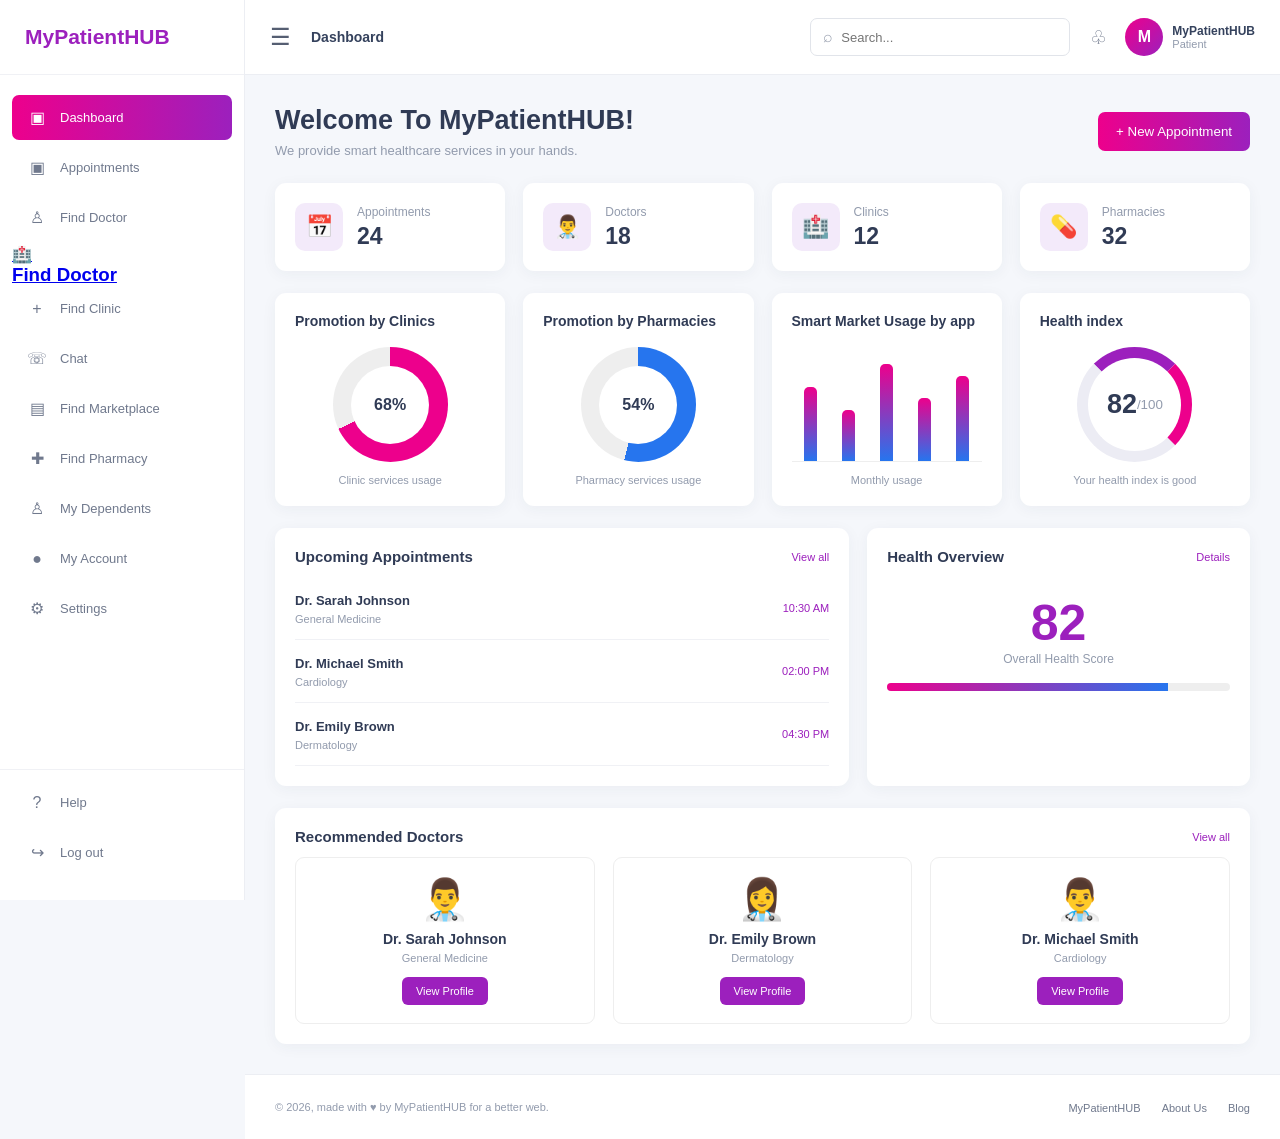
<file: dashboard.html>
<!DOCTYPE html>
<html lang="en">

<head>

    <meta charset="UTF-8">

    <meta
        name="viewport"
        content="width=device-width, initial-scale=1.0"
    >

    <title>MyPatientHUB - Dashboard</title>

    <link rel="stylesheet" href="style.css">

</head>


<body class="dashboard-body">


    <!-- SIDEBAR -->

    <aside class="sidebar" id="sidebar">

        <div class="sidebar-logo">
            <h2>MyPatientHUB</h2>
        </div>


        <nav class="sidebar-nav">

            <a href="#" class="nav-link active">
                <span>▣</span>
                Dashboard
            </a>

            <a href="#" class="nav-link">
                <span>▣</span>
                Appointments
            </a>

            <a href="find-doctor.html" class="nav-link">
    <span>♙</span>
    Find Doctor
</a>
            <a href="find-doctor.html" class="service-card">
    <div class="service-icon">🏥</div>
    <h3>Find Doctor</h3>
</a>

            

            <a href="find-doctor.html" class="nav-link">
                <span>+</span>
                Find Clinic
            </a>

            <a href="#" class="nav-link">
                <span>☏</span>
                Chat
            </a>

            <a href="marketplace.html" class="nav-link">
                <span>▤</span>
                Find Marketplace
            </a>

            <a href="#" class="nav-link">
                <span>✚</span>
                Find Pharmacy
            </a>

            <a href="#" class="nav-link">
                <span>♙</span>
                My Dependents
            </a>

            <a href="#" class="nav-link">
                <span>●</span>
                My Account
            </a>

            <a href="#" class="nav-link">
                <span>⚙</span>
                Settings
            </a>

        </nav>


        <div class="sidebar-bottom">

            <a href="#" class="nav-link">
                <span>?</span>
                Help
            </a>

            <a href="index.html" class="nav-link">
                <span>↪</span>
                Log out
            </a>

        </div>

    </aside>



    <!-- MAIN -->

    <div class="dashboard-main">


        <!-- HEADER -->

        <header class="dashboard-header">

            <button
                id="menuButton"
                class="menu-button"
            >
                ☰
            </button>


            <div class="breadcrumb">
                Dashboard
            </div>


            <div class="dashboard-search-box">

                <span>⌕</span>

                <input
                    type="text"
                    id="dashboardSearch"
                    placeholder="Search..."
                >

            </div>


            <div class="header-actions">

                <button class="header-icon">
                    ♧
                </button>

                <div class="header-profile">

                    <div class="profile-avatar">
                        M
                    </div>

                    <div class="profile-info"> 

                        <strong>MyPatientHUB</strong>

                        <span>Patient</span>

                    </div>

                </div>

            </div>

        </header>



        <!-- CONTENT -->

        <main class="dashboard-content">


            <div class="page-header">

                <div>

                    <h1>
                        Welcome To MyPatientHUB!
                    </h1>

                    <p>
                        We provide smart healthcare services in your hands.
                    </p>

                </div>


                <button class="new-appointment-btn">
                    + New Appointment
                </button>

            </div>



            <!-- STATISTICS -->

            <section class="stats-grid">


                <div class="stat-card">

                    <div class="stat-icon">
                        📅
                    </div>

                    <div>

                        <p>Appointments</p>

                        <h2>24</h2>

                    </div>

                </div>



                <div class="stat-card">

                    <div class="stat-icon">
                        👨‍⚕️
                    </div>

                    <div>

                        <p>Doctors</p>

                        <h2>18</h2>

                    </div>

                </div>



                <div class="stat-card">

                    <div class="stat-icon">
                        🏥
                    </div>

                    <div>

                        <p>Clinics</p>

                        <h2>12</h2>

                    </div>

                </div>



                <div class="stat-card">

                    <div class="stat-icon">
                        💊
                    </div>

                    <div>

                        <p>Pharmacies</p>

                        <h2>32</h2>

                    </div>

                </div>

            </section>



            <!-- PROMOTION -->

            <section class="promotion-grid">


                <div class="promotion-card">

                    <h3>
                        Promotion by Clinics
                    </h3>

                    <div class="donut-chart clinic-chart">
                        <span>68%</span>
                    </div>

                    <p>
                        Clinic services usage
                    </p>

                </div>



                <div class="promotion-card">

                    <h3>
                        Promotion by Pharmacies
                    </h3>

                    <div class="donut-chart pharmacy-chart">
                        <span>54%</span>
                    </div>

                    <p>
                        Pharmacy services usage
                    </p>

                </div>



                <div class="promotion-card">

                    <h3>
                        Smart Market Usage by app
                    </h3>


                    <div class="market-bars">

                        <div>
                            <span style="height:65%"></span>
                        </div>

                        <div>
                            <span style="height:45%"></span>
                        </div>

                        <div>
                            <span style="height:85%"></span>
                        </div>

                        <div>
                            <span style="height:55%"></span>
                        </div>

                        <div>
                            <span style="height:75%"></span>
                        </div>

                    </div>


                    <p>
                        Monthly usage
                    </p>

                </div>



                <div class="promotion-card">

                    <h3>
                        Health index
                    </h3>


                    <div class="health-circle">

                        <span>82</span>

                        <small>/100</small>

                    </div>


                    <p>
                        Your health index is good
                    </p>

                </div>

            </section>



            <!-- APPOINTMENTS -->

            <section class="dashboard-grid">


                <div class="dashboard-card">

                    <div class="card-heading">

                        <h3>
                            Upcoming Appointments
                        </h3>

                        <a href="#">
                            View all
                        </a>

                    </div>


                    <div class="appointment-item">

                        <div>

                            <strong>
                                Dr. Sarah Johnson
                            </strong>

                            <p>
                                General Medicine
                            </p>

                        </div>

                        <span>
                            10:30 AM
                        </span>

                    </div>


                    <div class="appointment-item">

                        <div>

                            <strong>
                                Dr. Michael Smith
                            </strong>

                            <p>
                                Cardiology
                            </p>

                        </div>

                        <span>
                            02:00 PM
                        </span>

                    </div>


                    <div class="appointment-item">

                        <div>

                            <strong>
                                Dr. Emily Brown
                            </strong>

                            <p>
                                Dermatology
                            </p>

                        </div>

                        <span>
                            04:30 PM
                        </span>

                    </div>

                </div>



                <div class="dashboard-card">

                    <div class="card-heading">

                        <h3>
                            Health Overview
                        </h3>

                        <a href="#">
                            Details
                        </a>

                    </div>


                    <div class="health-overview">

                        <div class="health-number">
                            82
                        </div>

                        <p>
                            Overall Health Score
                        </p>

                    </div>


                    <div class="health-progress">

                        <span></span>

                    </div>

                </div>

            </section>



            <!-- DOCTORS -->

            <section class="recommended-section">

                <div class="card-heading">

                    <h3>
                        Recommended Doctors
                    </h3>

                    <a href="#">
                        View all
                    </a>

                </div>


                <div class="doctors-grid">


                    <div class="doctor-card">

                        <div class="doctor-avatar">
                            👨‍⚕️
                        </div>

                        <h4>
                            Dr. Sarah Johnson
                        </h4>

                        <p>
                            General Medicine
                        </p>

                        <button>
                            View Profile
                        </button>

                    </div>



                    <div class="doctor-card">

                        <div class="doctor-avatar">
                            👩‍⚕️
                        </div>

                        <h4>
                            Dr. Emily Brown
                        </h4>

                        <p>
                            Dermatology
                        </p>

                        <button>
                            View Profile
                        </button>

                    </div>



                    <div class="doctor-card">

                        <div class="doctor-avatar">
                            👨‍⚕️
                        </div>

                        <h4>
                            Dr. Michael Smith
                        </h4>

                        <p>
                            Cardiology
                        </p>

                        <button>
                            View Profile
                        </button>

                    </div>

                </div>

            </section>

        </main>



        <!-- FOOTER -->

        <footer class="dashboard-footer">

            <p>
                © 2026, made with ♥ by MyPatientHUB for a better web.
            </p>


            <div>

                <a href="#">
                    MyPatientHUB
                </a>

                <a href="#">
                    About Us
                </a>

                <a href="#">
                    Blog
                </a>

            </div>

        </footer>

    </div>



    <script src="script.js"></script>

</body>

</html>
</file>
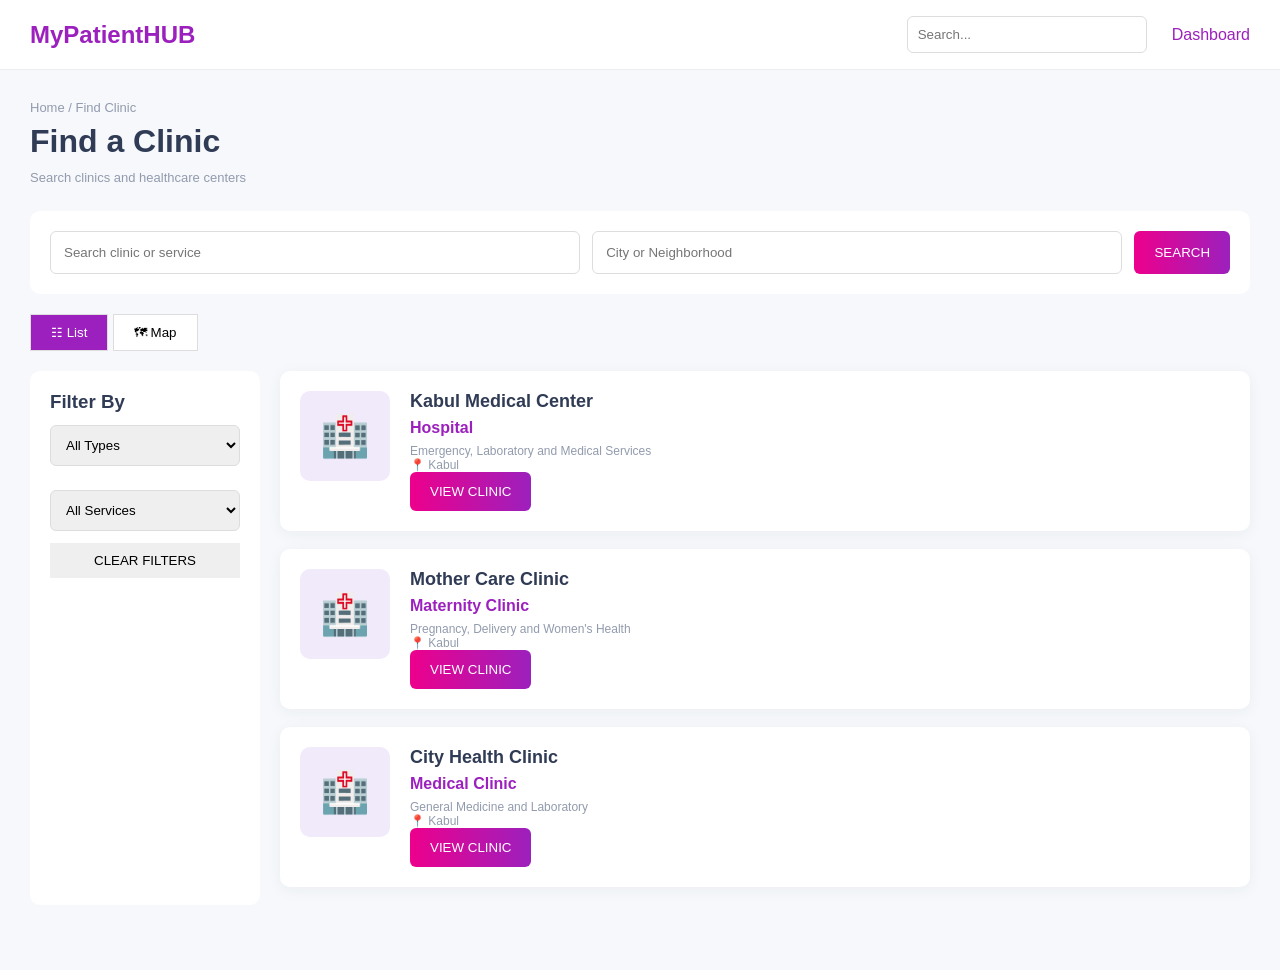
<file: find-clinic.html>
<!DOCTYPE html>
<html lang="en">
<head>
    <meta charset="UTF-8">
    <meta name="viewport" content="width=device-width, initial-scale=1.0">
    <title>Find Clinic - MyPatientHUB</title>
    <link rel="stylesheet" href="style.css">
</head>

<body class="clinic-body">

<header class="clinic-header">
    <h2>MyPatientHUB</h2>
    <input type="text" id="clinicTopSearch" placeholder="Search...">
    <a href="dashboard.html">Dashboard</a>
</header>

<main class="clinic-page">

    <div class="clinic-title">
        <p>Home / Find Clinic</p>
        <h1>Find a Clinic</h1>
        <span>Search clinics and healthcare centers</span>
    </div>

    <section class="clinic-search">

        <input type="text" id="clinicSearch"
               placeholder="Search clinic or service">

        <input type="text" id="clinicLocation"
               placeholder="City or Neighborhood">

        <button id="searchClinicBtn">SEARCH</button>

    </section>

    <div class="clinic-view">
        <button id="clinicListBtn" class="active-clinic">☷ List</button>
        <button id="clinicMapBtn">🗺 Map</button>
    </div>

    <section class="clinic-content">

        <aside class="clinic-filter">

            <h3>Filter By</h3>

            <select id="clinicType">
                <option value="">All Types</option>
                <option value="hospital">Hospital</option>
                <option value="clinic">Clinic</option>
                <option value="maternity">Maternity</option>
            </select>

            <select id="clinicService">
                <option value="">All Services</option>
                <option value="emergency">Emergency</option>
                <option value="maternity">Maternity</option>
                <option value="laboratory">Laboratory</option>
            </select>

            <button id="clearClinic">CLEAR FILTERS</button>

        </aside>

        <section class="clinic-list" id="clinicList">

            <div class="clinic-item"
                 data-type="hospital"
                 data-service="emergency"
                 data-location="kabul">

                <div class="clinic-icon">🏥</div>

                <div>
                    <h2>Kabul Medical Center</h2>
                    <h4>Hospital</h4>
                    <p>Emergency, Laboratory and Medical Services</p>
                    <p>📍 Kabul</p>
                    <button class="clinic-btn">VIEW CLINIC</button>
                </div>

            </div>

            <div class="clinic-item"
                 data-type="maternity"
                 data-service="maternity"
                 data-location="kabul">

                <div class="clinic-icon">🏥</div>

                <div>
                    <h2>Mother Care Clinic</h2>
                    <h4>Maternity Clinic</h4>
                    <p>Pregnancy, Delivery and Women's Health</p>
                    <p>📍 Kabul</p>
                    <button class="clinic-btn">VIEW CLINIC</button>
                </div>

            </div>

            <div class="clinic-item"
                 data-type="clinic"
                 data-service="laboratory"
                 data-location="kabul">

                <div class="clinic-icon">🏥</div>

                <div>
                    <h2>City Health Clinic</h2>
                    <h4>Medical Clinic</h4>
                    <p>General Medicine and Laboratory</p>
                    <p>📍 Kabul</p>
                    <button class="clinic-btn">VIEW CLINIC</button>
                </div>

            </div>

            <div id="noClinic" class="no-clinic">
                No clinics found.
            </div>

        </section>

        <section id="clinicMap" class="clinic-map">
            <div>
                <div class="map-icon">📍</div>
                <h2>Clinic Locations</h2>
                <p>Clinic locations will appear here.</p>
                <p>📍 Kabul</p>
            </div>
        </section>

    </section>

</main>

<script src="script.js"></script>
</body>
</html>
</file>
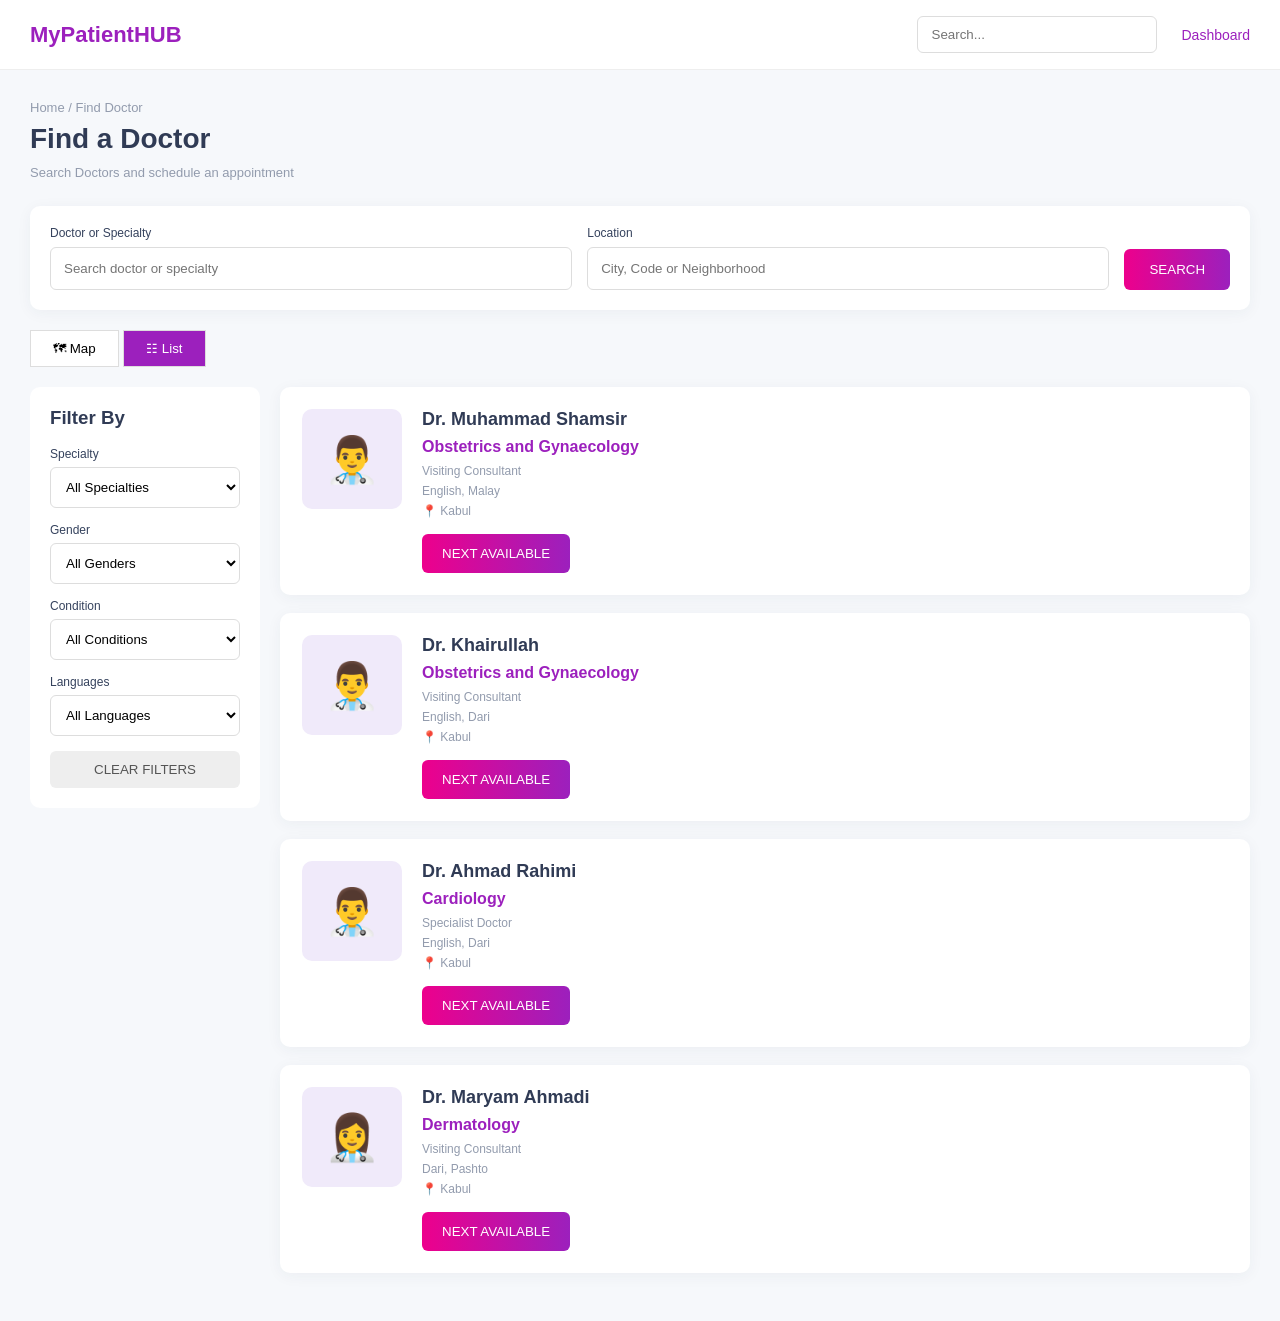
<file: find-doctor.html>
<!DOCTYPE html>
<html lang="en">

<head>
    <meta charset="UTF-8">
    <meta name="viewport" content="width=device-width, initial-scale=1.0">
    <title>Find Doctor - MyPatientHUB</title>
    <link rel="stylesheet" href="style.css">
</head>

<body class="doctor-body">

    <!-- HEADER -->
    <header class="doctor-header">

        <div class="doctor-logo">
            MyPatientHUB
        </div>

        <div class="doctor-top-search">
            <input type="text" placeholder="Search...">
        </div>

        <a href="dashboard.html" class="back-dashboard">
            Dashboard
        </a>

    </header>


    <!-- MAIN -->
    <main class="doctor-page">

        <!-- TITLE -->
        <section class="doctor-title">

            <p>Home / Find Doctor</p>

            <h1>Find a Doctor</h1>

            <span>
                Search Doctors and schedule an appointment
            </span>

        </section>


        <!-- SEARCH BOX -->
        <section class="doctor-search">

            <div class="search-field">
                <label>Doctor or Specialty</label>

                <input
                    type="text"
                    id="doctorSearch"
                    placeholder="Search doctor or specialty"
                >
            </div>


            <div class="search-field">
                <label>Location</label>

                <input
                    type="text"
                    id="locationSearch"
                    placeholder="City, Code or Neighborhood"
                >
            </div>


            <button id="searchDoctorBtn">
                SEARCH
            </button>

        </section>


        <!-- VIEW BUTTONS -->
        <div class="doctor-view">

            <button id="mapBtn">
                🗺 Map
            </button>

            <button id="listBtn" class="active-view">
                ☷ List
            </button>

        </div>


        <!-- CONTENT -->
        <section class="doctor-content">


            <!-- FILTER -->
            <aside class="doctor-filter">

                <h3>Filter By</h3>


                <label>Specialty</label>

                <select id="specialtyFilter">

                    <option value="">All Specialties</option>

                    <option value="obstetrics">
                        Obstetrics and Gynaecology
                    </option>

                    <option value="cardiology">
                        Cardiology
                    </option>

                    <option value="dermatology">
                        Dermatology
                    </option>

                    <option value="neurology">
                        Neurology
                    </option>

                </select>


                <label>Gender</label>

                <select id="genderFilter">

                    <option value="">All Genders</option>

                    <option value="male">
                        Male
                    </option>

                    <option value="female">
                        Female
                    </option>

                </select>


                <label>Condition</label>

                <select id="conditionFilter">

                    <option value="">All Conditions</option>

                    <option value="heart">
                        Heart Disease
                    </option>

                    <option value="diabetes">
                        Diabetes
                    </option>

                    <option value="pregnancy">
                        Pregnancy
                    </option>

                </select>


                <label>Languages</label>

                <select id="languageFilter">

                    <option value="">All Languages</option>

                    <option value="english">
                        English
                    </option>

                    <option value="dari">
                        Dari
                    </option>

                    <option value="pashto">
                        Pashto
                    </option>

                    <option value="malay">
                        Malay
                    </option>

                </select>


                <button id="clearFilters">
                    CLEAR FILTERS
                </button>

            </aside>


            <!-- DOCTOR LIST -->
            <section class="doctor-list" id="doctorList">


                <!-- DOCTOR 1 -->
                <div
                    class="doctor-item"
                    data-specialty="obstetrics"
                    data-gender="male"
                    data-condition="pregnancy"
                    data-language="english malay"
                    data-location="kabul"
                >

                    <div class="doctor-image">
                        👨‍⚕️
                    </div>


                    <div class="doctor-info">

                        <h2>
                            Dr. Muhammad Shamsir
                        </h2>

                        <h4>
                            Obstetrics and Gynaecology
                        </h4>

                        <p>
                            Visiting Consultant
                        </p>

                        <p>
                            English, Malay
                        </p>

                        <p>
                            📍 Kabul
                        </p>

                        <button class="available-btn">
                            NEXT AVAILABLE
                        </button>

                    </div>

                </div>


                <!-- DOCTOR 2 -->
                <div
                    class="doctor-item"
                    data-specialty="obstetrics"
                    data-gender="male"
                    data-condition="pregnancy"
                    data-language="english dari"
                    data-location="kabul"
                >

                    <div class="doctor-image">
                        👨‍⚕️
                    </div>


                    <div class="doctor-info">

                        <h2>
                            Dr. Khairullah
                        </h2>

                        <h4>
                            Obstetrics and Gynaecology
                        </h4>

                        <p>
                            Visiting Consultant
                        </p>

                        <p>
                            English, Dari
                        </p>

                        <p>
                            📍 Kabul
                        </p>

                        <button class="available-btn">
                            NEXT AVAILABLE
                        </button>

                    </div>

                </div>


                <!-- DOCTOR 3 -->
                <div
                    class="doctor-item"
                    data-specialty="cardiology"
                    data-gender="male"
                    data-condition="heart"
                    data-language="english dari"
                    data-location="kabul"
                >

                    <div class="doctor-image">
                        👨‍⚕️
                    </div>


                    <div class="doctor-info">

                        <h2>
                            Dr. Ahmad Rahimi
                        </h2>

                        <h4>
                            Cardiology
                        </h4>

                        <p>
                            Specialist Doctor
                        </p>

                        <p>
                            English, Dari
                        </p>

                        <p>
                            📍 Kabul
                        </p>

                        <button class="available-btn">
                            NEXT AVAILABLE
                        </button>

                    </div>

                </div>


                <!-- DOCTOR 4 -->
                <div
                    class="doctor-item"
                    data-specialty="dermatology"
                    data-gender="female"
                    data-condition="diabetes"
                    data-language="dari pashto"
                    data-location="kabul"
                >

                    <div class="doctor-image">
                        👩‍⚕️
                    </div>


                    <div class="doctor-info">

                        <h2>
                            Dr. Maryam Ahmadi
                        </h2>

                        <h4>
                            Dermatology
                        </h4>

                        <p>
                            Visiting Consultant
                        </p>

                        <p>
                            Dari, Pashto
                        </p>

                        <p>
                            📍 Kabul
                        </p>

                        <button class="available-btn">
                            NEXT AVAILABLE
                        </button>

                    </div>

                </div>


                <!-- NO RESULT -->
                <div id="noDoctorResult" class="no-doctor">
                    No doctors found.
                </div>

            </section>


            <!-- MAP -->
            <section id="doctorMap" class="doctor-map">

                <div class="map-box">

                    <div class="map-icon">
                        📍
                    </div>

                    <h2>
                        Doctor Locations
                    </h2>

                    <p>
                        Doctor locations will appear here.
                    </p>

                    <div class="map-location">
                        📍 Kabul
                    </div>

                    <div class="map-location">
                        📍 Kabul City
                    </div>

                </div>

            </section>

        </section>

    </main>


    <!-- JAVASCRIPT -->
    <script src="script.js"></script>

</body>

</html>
</file>
<file: style.css>
* {
    margin: 0;
    padding: 0;
    box-sizing: border-box;
}


body {
    font-family: Arial, Helvetica, sans-serif;
    background: #f6f8fa;
    color: #35425d;
}


button,
input {
    font-family: inherit;
}



   LOGIN PAGE


.login-page {
    min-height: 100vh;
    padding: 8px 12px 25px;
}


.welcome-section {
    height: 377px;

    border-radius: 8px;

    background-image:
        linear-gradient(
            rgba(35, 20, 80, 0.10),
            rgba(35, 20, 80, 0.10)
        ),
        url("login-background.jpg");

    background-size: cover;
    background-position: center;

    overflow: hidden;
}


.welcome-content {
    text-align: center;
    padding-top: 85px;
    color: white;
}


.welcome-content h1 {
    font-size: 42px;
    font-weight: 700;
    margin-bottom: 14px;
}


.welcome-content p {
    font-size: 15px;
}



.login-card {
    width: 390px;
    min-height: 430px;

    background: white;

    margin: -190px auto 0;

    padding: 25px 22px;

    border-radius: 15px;

    box-shadow:
        0 10px 35px rgba(0, 0, 0, 0.15);

    position: relative;
    z-index: 5;
}


.login-card h2 {
    text-align: center;

    color: #303b55;

    font-size: 25px;

    margin-bottom: 25px;
}


/* SOCIAL */

.social-login {
    display: flex;
    justify-content: center;
    gap: 12px;

    margin-bottom: 18px;
}


.social-btn {
    width: 62px;
    height: 45px;

    background: white;

    border: 1px solid #d7dce5;

    border-radius: 5px;

    font-size: 22px;
    font-weight: bold;

    cursor: pointer;
}


.facebook-btn {
    color: #1877f2;
}


.google-btn {
    color: #4285f4;
}


/* FORM */

.login-form {
    width: 100%;
}


.login-form input[type="text"],
.login-form input[type="password"] {
    width: 100%;
    height: 40px;

    border: 1px solid #d9dce4;

    border-radius: 4px;

    padding: 0 12px;

    margin-bottom: 10px;

    outline: none;

    color: #35425d;
}


.login-form input:focus {
    border-color: #9c20bd;
}


/* BUTTONS */

.sign-in-btn,
.sign-up-btn {
    width: 100%;
    height: 42px;

    border: none;

    border-radius: 5px;

    color: white;

    font-weight: bold;

    cursor: pointer;
}


.sign-in-btn {
    background: linear-gradient(
        90deg,
        #ed008c,
        #9c20bd
    );
}


.sign-up-btn {
    background: linear-gradient(
        90deg,
        #22b9e8,
        #2675ee
    );
}


/* OPTIONS */

.login-options {
    display: flex;

    justify-content: space-between;

    align-items: center;

    margin-top: 13px;

    font-size: 12px;
}


.login-options a {
    color: #2878d8;
}


.remember-me {
    display: flex;
    gap: 5px;

    align-items: center;
}


.or-divider {
    display: flex;

    align-items: center;

    gap: 10px;

    margin: 18px 0;
}


.or-divider::before,
.or-divider::after {
    content: "";

    height: 1px;

    background: #ddd;

    flex: 1;
}


.or-divider span {
    color: #888;
    font-size: 12px;
}


/* SIGN UP PAGE */

.signup-card {
    min-height: 490px;
}


.signup-card h2 {
    font-size: 22px;
}


/* LOGIN FOOTER */

.login-footer {
    display: flex;

    justify-content: center;

    flex-wrap: wrap;

    gap: 22px;

    margin-top: 20px;
}


.login-footer a {
    color: #3478c9;

    font-size: 12px;

    text-decoration: none;
}


 


.dashboard-body {
    background: #f5f7fb;
}


/* SIDEBAR */

.sidebar {
    position: fixed;

    left: 0;
    top: 0;
    bottom: 0;

    width: 245px;

    background: white;

    border-right: 1px solid #eceef3;

    z-index: 1000;

    display: flex;

    flex-direction: column;
}


.sidebar-logo {
    height: 75px;

    display: flex;

    align-items: center;

    padding-left: 25px;

    border-bottom: 1px solid #f0f1f5;
}


.sidebar-logo h2 {
    color: #9c20bd;

    font-size: 21px;
}


.sidebar-nav {
    padding: 20px 12px;

    flex: 1;
}


.nav-link {
    display: flex;

    align-items: center;

    gap: 13px;

    height: 45px;

    padding: 0 15px;

    margin-bottom: 5px;

    border-radius: 7px;

    color: #70798d;

    text-decoration: none;

    font-size: 13px;
}


.nav-link span {
    width: 20px;

    text-align: center;

    font-size: 16px;
}


.nav-link:hover {
    background: #f8edf9;

    color: #9c20bd;
}


.nav-link.active {
    color: white;

    background: linear-gradient(
        90deg,
        #ed008c,
        #9c20bd
    );
}


.sidebar-bottom {
    padding: 10px 12px 20px;

    border-top: 1px solid #f0f1f5;
}


/* MAIN */

.dashboard-main {
    margin-left: 245px;

    min-height: 100vh;

    display: flex;

    flex-direction: column;
}


/* HEADER */

.dashboard-header {
    height: 75px;

    background: white;

    border-bottom: 1px solid #eceef3;

    display: flex;

    align-items: center;

    padding: 0 25px;

    gap: 20px;
}


.menu-button {
    border: none;

    background: transparent;

    font-size: 23px;

    color: #555e72;

    cursor: pointer;
}


.breadcrumb {
    font-size: 14px;

    font-weight: 600;

    color: #35425d;
}


.dashboard-search-box {
    margin-left: auto;

    width: 260px;

    height: 38px;

    border: 1px solid #e1e4ea;

    border-radius: 7px;

    display: flex;

    align-items: center;

    gap: 8px;

    padding: 0 12px;

    color: #9aa1b0;
}


.dashboard-search-box input {
    border: none;

    outline: none;

    width: 100%;

    font-size: 13px;
}


.header-actions {
    display: flex;

    align-items: center;

    gap: 18px;
}


.header-icon {
    border: none;

    background: transparent;

    font-size: 19px;

    color: #70798d;

    cursor: pointer;
}


.header-profile {
    display: flex;

    align-items: center;

    gap: 9px;
}


.profile-avatar {
    width: 38px;
    height: 38px;

    border-radius: 50%;

    background: linear-gradient(
        135deg,
        #ed008c,
        #9c20bd
    );

    color: white;

    display: flex;

    align-items: center;

    justify-content: center;

    font-weight: bold;
}


.profile-info {
    display: flex;

    flex-direction: column;
}


.profile-info strong {
    font-size: 12px;

    color: #35425d;
}


.profile-info span {
    font-size: 11px;

    color: #929bad;
}


/* CONTENT */

.dashboard-content {
    padding: 30px;

    flex: 1;
}


.page-header {
    display: flex;

    justify-content: space-between;

    align-items: center;
}


.page-header h1 {
    font-size: 27px;

    color: #303b55;

    margin-bottom: 7px;
}


.page-header p {
    color: #929bad;

    font-size: 13px;
}


.new-appointment-btn {
    border: none;

    color: white;

    background: linear-gradient(
        90deg,
        #ed008c,
        #9c20bd
    );

    padding: 12px 18px;

    border-radius: 7px;

    cursor: pointer;
}


/* STATS */

.stats-grid {
    display: grid;

    grid-template-columns: repeat(4, 1fr);

    gap: 18px;

    margin-top: 25px;
}


.stat-card {
    background: white;

    border-radius: 11px;

    padding: 20px;

    display: flex;

    align-items: center;

    gap: 14px;

    box-shadow:
        0 3px 15px rgba(40, 50, 80, 0.05);
}


.stat-icon {
    width: 48px;
    height: 48px;

    border-radius: 10px;

    background: #f3eafa;

    display: flex;

    justify-content: center;

    align-items: center;

    font-size: 22px;
}


.stat-card p {
    color: #929bad;

    font-size: 12px;
}


.stat-card h2 {
    color: #303b55;

    font-size: 23px;

    margin-top: 4px;
}


/* PROMOTION */

.promotion-grid {
    display: grid;

    grid-template-columns: repeat(4, 1fr);

    gap: 18px;

    margin-top: 22px;
}


.promotion-card {
    background: white;

    border-radius: 11px;

    padding: 20px;

    box-shadow:
        0 3px 15px rgba(40, 50, 80, 0.05);

    text-align: center;
}


.promotion-card h3 {
    text-align: left;

    font-size: 14px;

    color: #303b55;

    margin-bottom: 18px;
}


.promotion-card p {
    font-size: 11px;

    color: #929bad;

    margin-top: 12px;
}


/* DONUT */

.donut-chart {
    width: 115px;
    height: 115px;

    border-radius: 50%;

    margin: auto;

    display: flex;

    align-items: center;

    justify-content: center;

    position: relative;
}


.donut-chart::after {
    content: "";

    position: absolute;

    width: 78px;
    height: 78px;

    background: white;

    border-radius: 50%;
}


.donut-chart span {
    position: relative;

    z-index: 2;

    font-weight: bold;

    color: #303b55;
}


.clinic-chart {
    background:
        conic-gradient(
            #ed008c 68%,
            #eee 68%
        );
}


.pharmacy-chart {
    background:
        conic-gradient(
            #2675ee 54%,
            #eee 54%
        );
}


/* MARKET */

.market-bars {
    height: 115px;

    display: flex;

    align-items: flex-end;

    justify-content: space-around;

    border-bottom: 1px solid #eee;
}


.market-bars div {
    height: 100%;

    width: 13px;

    display: flex;

    align-items: flex-end;
}


.market-bars span {
    width: 100%;

    display: block;

    background: linear-gradient(
        #ed008c,
        #2675ee
    );

    border-radius: 5px 5px 0 0;
}


/* HEALTH CIRCLE */

.health-circle {
    width: 115px;
    height: 115px;

    margin: auto;

    border-radius: 50%;

    border: 11px solid #ececf4;

    border-top-color: #9c20bd;

    border-right-color: #ed008c;

    display: flex;

    align-items: center;

    justify-content: center;
}


.health-circle span {
    font-size: 27px;

    font-weight: bold;

    color: #303b55;
}


.health-circle small {
    color: #929bad;
}


/* DASHBOARD GRID */

.dashboard-grid {
    display: grid;

    grid-template-columns: 1.5fr 1fr;

    gap: 18px;

    margin-top: 22px;
}


.dashboard-card,
.recommended-section {
    background: white;

    border-radius: 11px;

    padding: 20px;

    box-shadow:
        0 3px 15px rgba(40, 50, 80, 0.05);
}


.card-heading {
    display: flex;

    justify-content: space-between;

    align-items: center;

    margin-bottom: 12px;
}


.card-heading h3 {
    font-size: 15px;

    color: #303b55;
}


.card-heading a {
    color: #9c20bd;

    font-size: 11px;

    text-decoration: none;
}


.appointment-item {
    display: flex;

    justify-content: space-between;

    align-items: center;

    padding: 14px 0;

    border-bottom: 1px solid #f0f1f5;
}


.appointment-item strong {
    color: #303b55;

    font-size: 13px;
}


.appointment-item p {
    color: #929bad;

    font-size: 11px;

    margin-top: 4px;
}


.appointment-item > span {
    color: #9c20bd;

    font-size: 11px;
}


/* HEALTH OVERVIEW */

.health-overview {
    text-align: center;

    padding: 17px;
}


.health-number {
    color: #9c20bd;

    font-size: 50px;

    font-weight: bold;
}


.health-overview p {
    color: #929bad;

    font-size: 12px;
}


.health-progress {
    height: 8px;

    background: #eee;

    border-radius: 10px;

    overflow: hidden;
}


.health-progress span {
    display: block;

    width: 82%;

    height: 100%;

    background: linear-gradient(
        90deg,
        #ed008c,
        #2675ee
    );
}


/* DOCTORS */

.recommended-section {
    margin-top: 22px;
}


.doctors-grid {
    display: grid;

    grid-template-columns: repeat(3, 1fr);

    gap: 18px;
}


.doctor-card {
    text-align: center;

    border: 1px solid #eee;

    border-radius: 9px;

    padding: 18px;
}


.doctor-avatar {
    font-size: 40px;

    margin-bottom: 8px;
}


.doctor-card h4 {
    color: #303b55;

    font-size: 14px;
}


.doctor-card p {
    color: #929bad;

    font-size: 11px;

    margin: 5px 0 13px;
}


.doctor-card button {
    border: none;

    background: #9c20bd;

    color: white;

    padding: 8px 14px;

    border-radius: 6px;

    cursor: pointer;

    font-size: 11px;
}


/* FOOTER */

.dashboard-footer {
    min-height: 65px;

    background: white;

    border-top: 1px solid #eceef3;

    padding: 18px 30px;

    display: flex;

    justify-content: space-between;

    align-items: center;
}


.dashboard-footer p {
    color: #929bad;

    font-size: 11px;
}


.dashboard-footer a {
    color: #70798d;

    font-size: 11px;

    margin-left: 18px;

    text-decoration: none;
}





@media (max-width: 1100px) {

    .stats-grid {
        grid-template-columns: repeat(2, 1fr);
    }


    .promotion-grid {
        grid-template-columns: repeat(2, 1fr);
    }


    .sidebar {
        width: 220px;
    }


    .dashboard-main {
        margin-left: 220px;
    }

}


@media (max-width: 768px) {

    /* LOGIN */

    .welcome-content h1 {
        font-size: 32px;
    }


    .login-card {
        width: calc(100% - 20px);
    }


    /* DASHBOARD */

    .sidebar {
        width: 245px;

        transform: translateX(-100%);

        transition: 0.3s;
    }


    .sidebar.show {
        transform: translateX(0);
    }


    .dashboard-main {
        margin-left: 0;
    }


    .dashboard-header {
        padding: 0 15px;
    }


    .dashboard-search-box {
        display: none;
    }


    .dashboard-content {
        padding: 20px 15px;
    }


    .stats-grid {
        grid-template-columns: 1fr;
    }


    .promotion-grid {
        grid-template-columns: 1fr;
    }


    .dashboard-grid {
        grid-template-columns: 1fr;
    }


    .doctors-grid {
        grid-template-columns: 1fr;
    }


    .page-header {
        flex-direction: column;

        align-items: flex-start;

        gap: 15px;
    }

    .new-appointment-btn {
        width: 100%;
    }

    .dashboard-footer {
        flex-direction: column;

        gap: 10px;

        text-align: center;
    }

}

@media (max-width: 480px) {

    .login-page {
        padding: 5px 8px 20px;
    }


    .welcome-section {
        height: 300px;
    }


    .welcome-content {
        padding-top: 65px;
    }


    .welcome-content h1 {
        font-size: 27px;
    }


    .welcome-content p {
        font-size: 12px;
    }


    .login-card {
        margin-top: -90px;

        padding: 20px 16px;
    }


    .login-card h2 {
        font-size: 20px;
    }


    .login-options {
        flex-direction: column;

        align-items: flex-start;

        gap: 9px;
    }


    .login-footer {
        flex-direction: column;

        align-items: center;

        gap: 9px;
    }


    .dashboard-content {
        padding: 15px 10px;
    }


    .profile-info {
        display: none;
    }

}
/* FIND DOCTOR */

.doctor-header {
    height: 70px;
    background: white;
    display: flex;
    align-items: center;
    gap: 25px;
    padding: 0 30px;
    border-bottom: 1px solid #eee;
}

.doctor-header h2 {
    color: #9c20bd;
}

.doctor-header input {
    margin-left: auto;
    width: 250px;
    padding: 10px;
    border: 1px solid #ddd;
    border-radius: 6px;
}

.doctor-header a {
    color: #9c20bd;
    text-decoration: none;
}

.doctor-page {
    padding: 30px;
    background: #f6f8fb;
    min-height: 100vh;
}

.doctor-title h1 {
    color: #303b55;
    margin: 8px 0;
}

.doctor-title p,
.doctor-title span {
    color: #929bad;
    font-size: 13px;
}

.doctor-search {
    background: white;
    padding: 20px;
    margin-top: 25px;
    display: flex;
    gap: 12px;
    border-radius: 10px;
}

.doctor-search input {
    flex: 1;
    padding: 13px;
    border: 1px solid #ddd;
    border-radius: 6px;
}

.doctor-search button,
.doctor-info button {
    background: linear-gradient(90deg, #ed008c, #9c20bd);
    color: white;
    border: none;
    border-radius: 6px;
    padding: 12px 20px;
    cursor: pointer;
}

.doctor-view {
    margin: 20px 0;
}

.doctor-view button {
    padding: 10px 20px;
    border: 1px solid #ddd;
    background: white;
    cursor: pointer;
}

.doctor-content {
    display: grid;
    grid-template-columns: 230px 1fr;
    gap: 20px;
}

.doctor-filter {
    background: white;
    padding: 20px;
    border-radius: 10px;
}

.doctor-filter h3 {
    color: #303b55;
    margin-bottom: 15px;
}

.doctor-filter select {
    width: 100%;
    padding: 11px;
    margin-bottom: 12px;
    border: 1px solid #ddd;
    border-radius: 6px;
}

.doctor-item {
    background: white;
    padding: 22px;
    margin-bottom: 18px;
    border-radius: 10px;
    display: flex;
    gap: 20px;
}

.doctor-image {
    width: 100px;
    height: 100px;
    background: #f0eafa;
    border-radius: 10px;
    display: flex;
    justify-content: center;
    align-items: center;
    font-size: 45px;
}

.doctor-info h2 {
    color: #303b55;
    font-size: 18px;
}

.doctor-info h4 {
    color: #9c20bd;
    margin: 8px 0;
}

.doctor-info p {
    color: #929bad;
    font-size: 12px;
    margin: 6px 0;
}

@media (max-width: 768px) {

    .doctor-header input {
        display: none;
    }

    .doctor-page {
        padding: 15px;
    }

    .doctor-search {
        flex-direction: column;
    }

    .doctor-content {
        grid-template-columns: 1fr;
    }

    .doctor-item {
        flex-direction: column;
    }

}
/* =========================
   FIND DOCTOR
========================= */

.doctor-body {
    background: #f6f8fb;
}


/* HEADER */

.doctor-header {
    height: 70px;
    background: white;
    display: flex;
    align-items: center;
    gap: 25px;
    padding: 0 30px;
    border-bottom: 1px solid #eee;
}

.doctor-logo {
    color: #9c20bd;
    font-size: 22px;
    font-weight: bold;
}

.doctor-top-search {
    margin-left: auto;
}

.doctor-top-search input {
    width: 240px;
    padding: 10px 14px;
    border: 1px solid #ddd;
    border-radius: 6px;
    outline: none;
}

.back-dashboard {
    color: #9c20bd;
    text-decoration: none;
    font-size: 14px;
}


/* PAGE */

.doctor-page {
    padding: 30px;
    min-height: 100vh;
}


/* TITLE */

.doctor-title p {
    color: #929bad;
    font-size: 13px;
    margin-bottom: 8px;
}

.doctor-title h1 {
    color: #303b55;
    margin-bottom: 8px;
    font-size: 28px;
}

.doctor-title span {
    color: #929bad;
    font-size: 13px;
}


/* SEARCH */

.doctor-search {
    background: white;
    padding: 20px;
    margin-top: 25px;
    border-radius: 10px;
    display: flex;
    gap: 15px;
    box-shadow: 0 3px 15px rgba(40, 50, 80, 0.05);
}

.search-field {
    flex: 1;
}

.search-field label {
    display: block;
    color: #35425d;
    font-size: 12px;
    margin-bottom: 7px;
}

.search-field input {
    width: 100%;
    box-sizing: border-box;
    padding: 13px;
    border: 1px solid #ddd;
    border-radius: 6px;
    outline: none;
}

.doctor-search button {
    align-self: end;
    background: linear-gradient(90deg, #ed008c, #9c20bd);
    color: white;
    border: none;
    border-radius: 6px;
    padding: 13px 25px;
    cursor: pointer;
}


/* MAP / LIST */

.doctor-view {
    margin: 20px 0;
}

.doctor-view button {
    padding: 10px 22px;
    border: 1px solid #ddd;
    background: white;
    cursor: pointer;
}

.doctor-view button.active-view {
    background: #9c20bd;
    color: white;
}


/* CONTENT */

.doctor-content {
    position: relative;
    display: grid;
    grid-template-columns: 230px 1fr;
    gap: 20px;
}


/* FILTER */

.doctor-filter {
    background: white;
    padding: 20px;
    border-radius: 10px;
    height: fit-content;
}

.doctor-filter h3 {
    color: #303b55;
    margin-bottom: 18px;
}

.doctor-filter label {
    display: block;
    color: #35425d;
    font-size: 12px;
    margin-bottom: 6px;
}

.doctor-filter select {
    width: 100%;
    padding: 11px;
    margin-bottom: 15px;
    border: 1px solid #ddd;
    border-radius: 6px;
    background: white;
}

#clearFilters {
    width: 100%;
    padding: 11px;
    border: none;
    border-radius: 6px;
    background: #eee;
    color: #555;
    cursor: pointer;
}


/* DOCTOR LIST */

.doctor-list {
    min-width: 0;
}

.doctor-item {
    background: white;
    padding: 22px;
    margin-bottom: 18px;
    border-radius: 10px;
    display: flex;
    gap: 20px;
    box-shadow: 0 3px 15px rgba(40, 50, 80, 0.05);
}

.doctor-image {
    width: 100px;
    height: 100px;
    flex-shrink: 0;
    background: #f0eafa;
    border-radius: 10px;
    display: flex;
    justify-content: center;
    align-items: center;
    font-size: 45px;
}

.doctor-info h2 {
    color: #303b55;
    font-size: 18px;
    margin-bottom: 8px;
}

.doctor-info h4 {
    color: #9c20bd;
    margin-bottom: 8px;
}

.doctor-info p {
    color: #929bad;
    font-size: 12px;
    margin: 6px 0;
}

.available-btn {
    margin-top: 10px;
    background: linear-gradient(90deg, #ed008c, #9c20bd);
    color: white;
    border: none;
    border-radius: 6px;
    padding: 10px 15px;
    cursor: pointer;
}


/* NO RESULT */

.no-doctor {
    display: none;
    background: white;
    padding: 40px;
    text-align: center;
    color: #929bad;
    border-radius: 10px;
}


/* MAP */

.doctor-map {
    display: none;
    background: white;
    border-radius: 10px;
    min-height: 450px;
}

.map-box {
    min-height: 450px;
    display: flex;
    flex-direction: column;
    align-items: center;
    justify-content: center;
    text-align: center;
    background: #eef2f7;
    border-radius: 10px;
}

.map-icon {
    font-size: 45px;
}

.map-box h2 {
    color: #303b55;
    margin: 10px 0;
}

.map-box p {
    color: #929bad;
}

.map-location {
    margin-top: 12px;
    padding: 10px 20px;
    background: white;
    border-radius: 6px;
    color: #35425d;
}


/* MOBILE */

@media (max-width: 768px) {

    .doctor-header {
        padding: 0 15px;
    }

    .doctor-top-search {
        display: none;
    }

    .doctor-page {
        padding: 15px;
    }

    .doctor-search {
        flex-direction: column;
    }

    .doctor-search button {
        width: 100%;
    }

    .doctor-content {
        grid-template-columns: 1fr;
    }

    .doctor-item {
        flex-direction: column;
    }

    .doctor-image {
        width: 80px;
        height: 80px;
    }

}
/* FIND CLINIC */

.clinic-body {
    background: #f6f8fb;
}

.clinic-header {
    height: 70px;
    background: white;
    display: flex;
    align-items: center;
    gap: 25px;
    padding: 0 30px;
    border-bottom: 1px solid #eee;
}

.clinic-header h2 {
    color: #9c20bd;
}

.clinic-header input {
    margin-left: auto;
    width: 240px;
    padding: 10px;
    border: 1px solid #ddd;
    border-radius: 6px;
}

.clinic-header a {
    color: #9c20bd;
    text-decoration: none;
}

.clinic-page {
    padding: 30px;
    min-height: 100vh;
}

.clinic-title h1 {
    color: #303b55;
    margin: 8px 0;
}

.clinic-title p,
.clinic-title span {
    color: #929bad;
    font-size: 13px;
}

.clinic-search {
    background: white;
    padding: 20px;
    margin-top: 25px;
    display: flex;
    gap: 12px;
    border-radius: 10px;
}

.clinic-search input {
    flex: 1;
    padding: 13px;
    border: 1px solid #ddd;
    border-radius: 6px;
}

.clinic-search button,
.clinic-btn {
    background: linear-gradient(90deg, #ed008c, #9c20bd);
    color: white;
    border: none;
    border-radius: 6px;
    padding: 12px 20px;
    cursor: pointer;
}

.clinic-view {
    margin: 20px 0;
}

.clinic-view button {
    padding: 10px 20px;
    border: 1px solid #ddd;
    background: white;
    cursor: pointer;
}

.clinic-view .active-clinic {
    background: #9c20bd;
    color: white;
}

.clinic-content {
    display: grid;
    grid-template-columns: 230px 1fr;
    gap: 20px;
}

.clinic-filter,
.clinic-item {
    background: white;
    padding: 20px;
    border-radius: 10px;
}

.clinic-filter h3 {
    color: #303b55;
}

.clinic-filter select {
    width: 100%;
    padding: 11px;
    margin: 12px 0;
    border: 1px solid #ddd;
    border-radius: 6px;
}

#clearClinic {
    width: 100%;
    padding: 10px;
    border: 0;
    cursor: pointer;
}

.clinic-item {
    display: flex;
    gap: 20px;
    margin-bottom: 18px;
    box-shadow: 0 3px 15px rgba(40,50,80,.05);
}

.clinic-icon {
    width: 90px;
    height: 90px;
    background: #f0eafa;
    border-radius: 10px;
    display: flex;
    align-items: center;
    justify-content: center;
    font-size: 40px;
}

.clinic-item h2 {
    color: #303b55;
    font-size: 18px;
}

.clinic-item h4 {
    color: #9c20bd;
    margin: 7px 0;
}

.clinic-item p {
    color: #929bad;
    font-size: 12px;
}

.no-clinic {
    display: none;
    background: white;
    padding: 30px;
    text-align: center;
}

.clinic-map {
    display: none;
    min-height: 400px;
    background: #eef2f7;
    border-radius: 10px;
    align-items: center;
    justify-content: center;
    text-align: center;
}

.map-icon {
    font-size: 45px;
}

@media (max-width: 768px) {
    .clinic-header input {
        display: none;
    }

    .clinic-page {
        padding: 15px;
    }

    .clinic-search {
        flex-direction: column;
    }

    .clinic-search button {
        width: 100%;
    }

    .clinic-content {
        grid-template-columns: 1fr;
    }

    .clinic-item {
        flex-direction: column;
    }
}
/* MARKETPLACE */

.marketplace-body {
    margin: 0;
    background: #f6f8fb;
    color: #35425d;
    font-family: Arial, sans-serif;
}

.market-sidebar {
    position: fixed;
    left: 0;
    top: 0;
    width: 230px;
    height: 100vh;
    background: #f8f9fc;
    padding: 25px 15px;
    box-sizing: border-box;
}

.market-sidebar h2 {
    color: #35425d;
    font-size: 18px;
    margin-bottom: 30px;
}

.market-sidebar a {
    display: block;
    padding: 13px 15px;
    margin: 4px 0;
    color: #69758b;
    text-decoration: none;
    border-radius: 8px;
    font-size: 14px;
}

.market-sidebar a:hover,
.market-sidebar .market-active {
    background: white;
    color: #9c20bd;
    box-shadow: 0 3px 12px rgba(0,0,0,.06);
}

.market-main {
    margin-left: 230px;
    padding: 25px;
}

.market-header {
    display: flex;
    align-items: center;
    justify-content: space-between;
    margin-bottom: 25px;
}

.market-header p {
    margin: 0;
    color: #929bad;
    font-size: 13px;
}

.market-header h2 {
    margin: 8px 0 0;
}

.market-header input {
    width: 200px;
    padding: 12px;
    border: 1px solid #ddd;
    border-radius: 8px;
}

.market-box,
.market-results {
    background: white;
    padding: 20px;
    border-radius: 14px;
    margin-bottom: 25px;
}

.market-box h2,
.market-results h2 {
    font-size: 18px;
    margin-top: 0;
}

.market-cards {
    display: grid;
    grid-template-columns: repeat(4, 1fr);
    gap: 20px;
}

.market-card {
    overflow: hidden;
}

.market-card img {
    width: 100%;
    height: 165px;
    object-fit: cover;
    border-radius: 15px;
}

.market-card-info {
    padding-top: 15px;
}

.market-card-info span {
    color: #35425d;
}

.market-card-info b {
    float: right;
    color: #24b5d1;
    font-size: 18px;
}

.market-card-info h3 {
    margin: 18px 0 8px;
}

.market-card-info p {
    color: #929bad;
    font-size: 13px;
    line-height: 1.5;
}

.buy-btn {
    background: linear-gradient(90deg, #ed008c, #9c20bd);
    color: white;
    border: none;
    border-radius: 6px;
    padding: 10px 25px;
    cursor: pointer;
}

.market-results > input {
    float: right;
    padding: 10px;
    border: 1px solid #ddd;
    border-radius: 7px;
}

.market-results table {
    width: 100%;
    border-collapse: collapse;
    margin-top: 50px;
}

.market-results th,
.market-results td {
    text-align: left;
    padding: 15px 10px;
    border-bottom: 1px solid #eee;
    font-size: 12px;
}

.market-results th {
    color: #929bad;
    font-size: 10px;
}

@media (max-width: 1000px) {
    .market-cards {
        grid-template-columns: repeat(2, 1fr);
    }
}

@media (max-width: 700px) {
    .market-sidebar {
        display: none;
    }

    .market-main {
        margin-left: 0;
        padding: 15px;
    }

    .market-header input {
        display: none;
    }

    .market-cards {
        grid-template-columns: 1fr;
    }

    .market-results {
        overflow-x: auto;
    }
}
</file>
